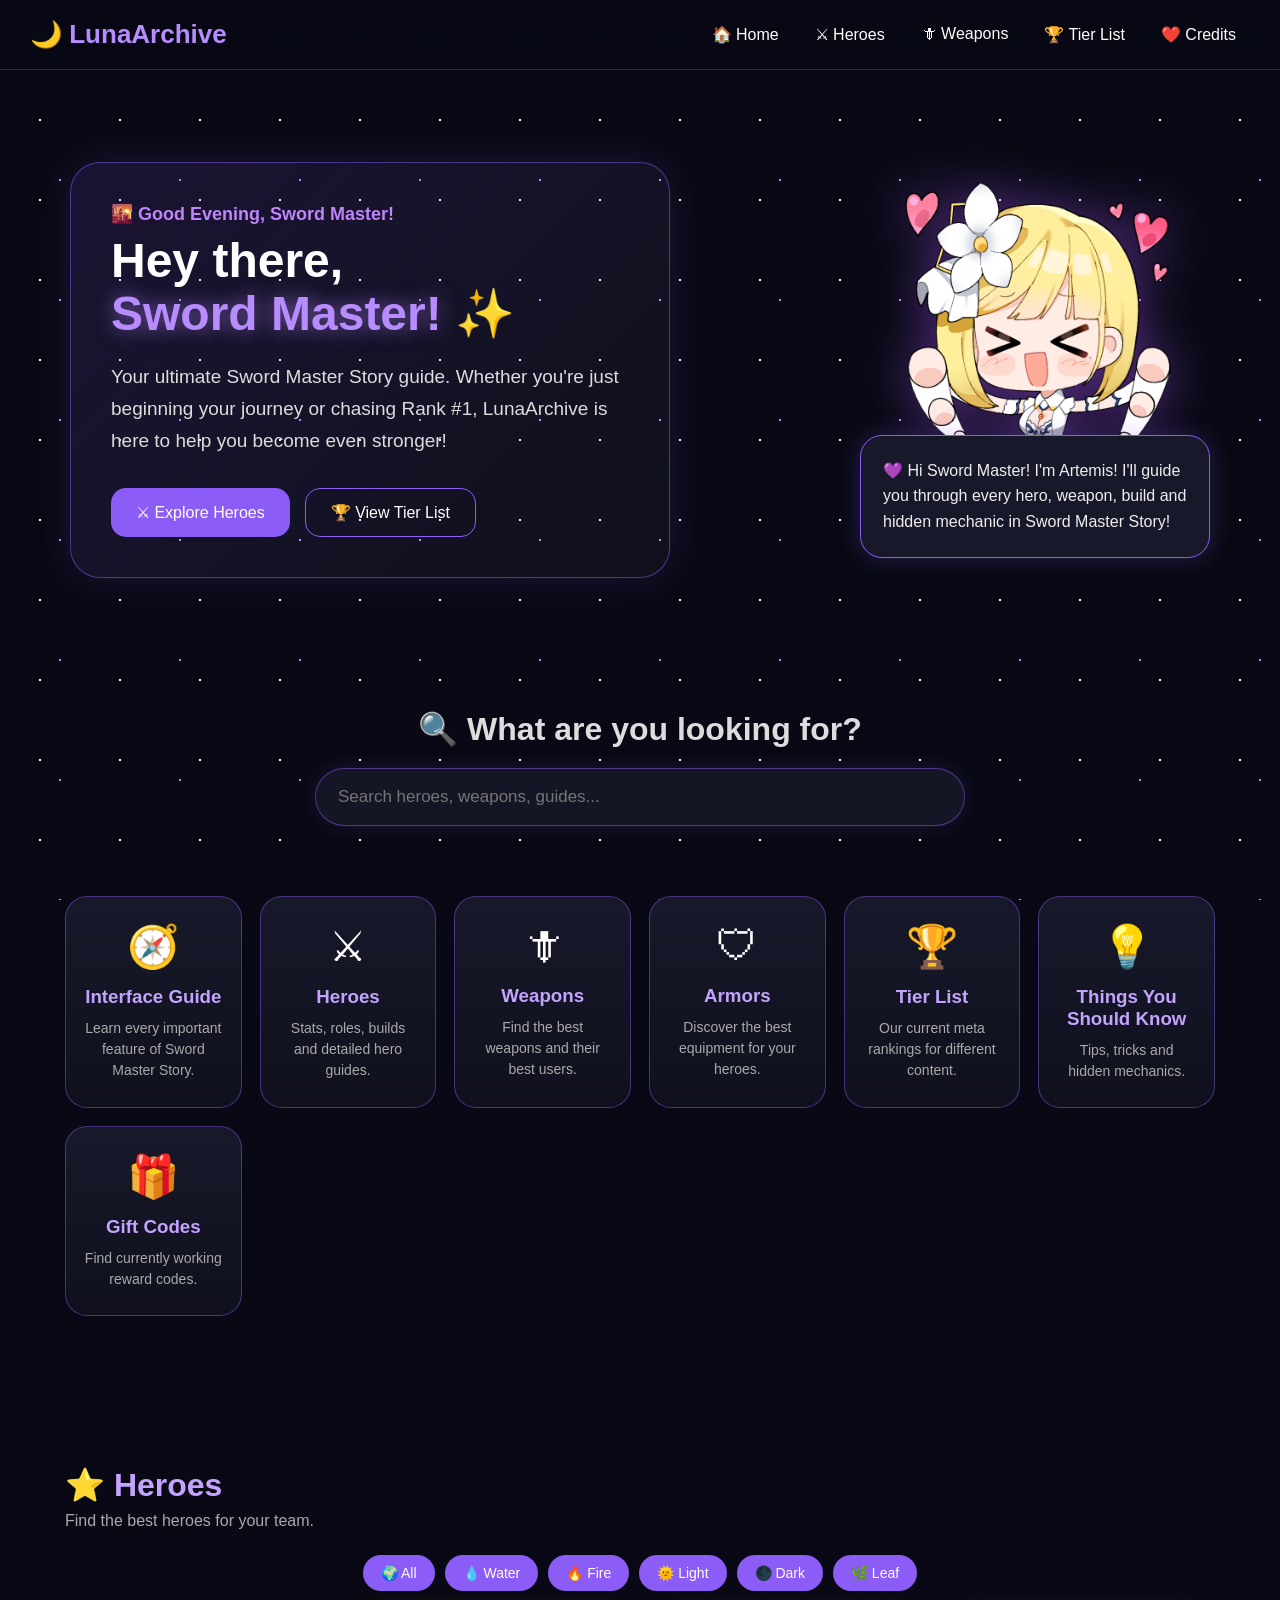
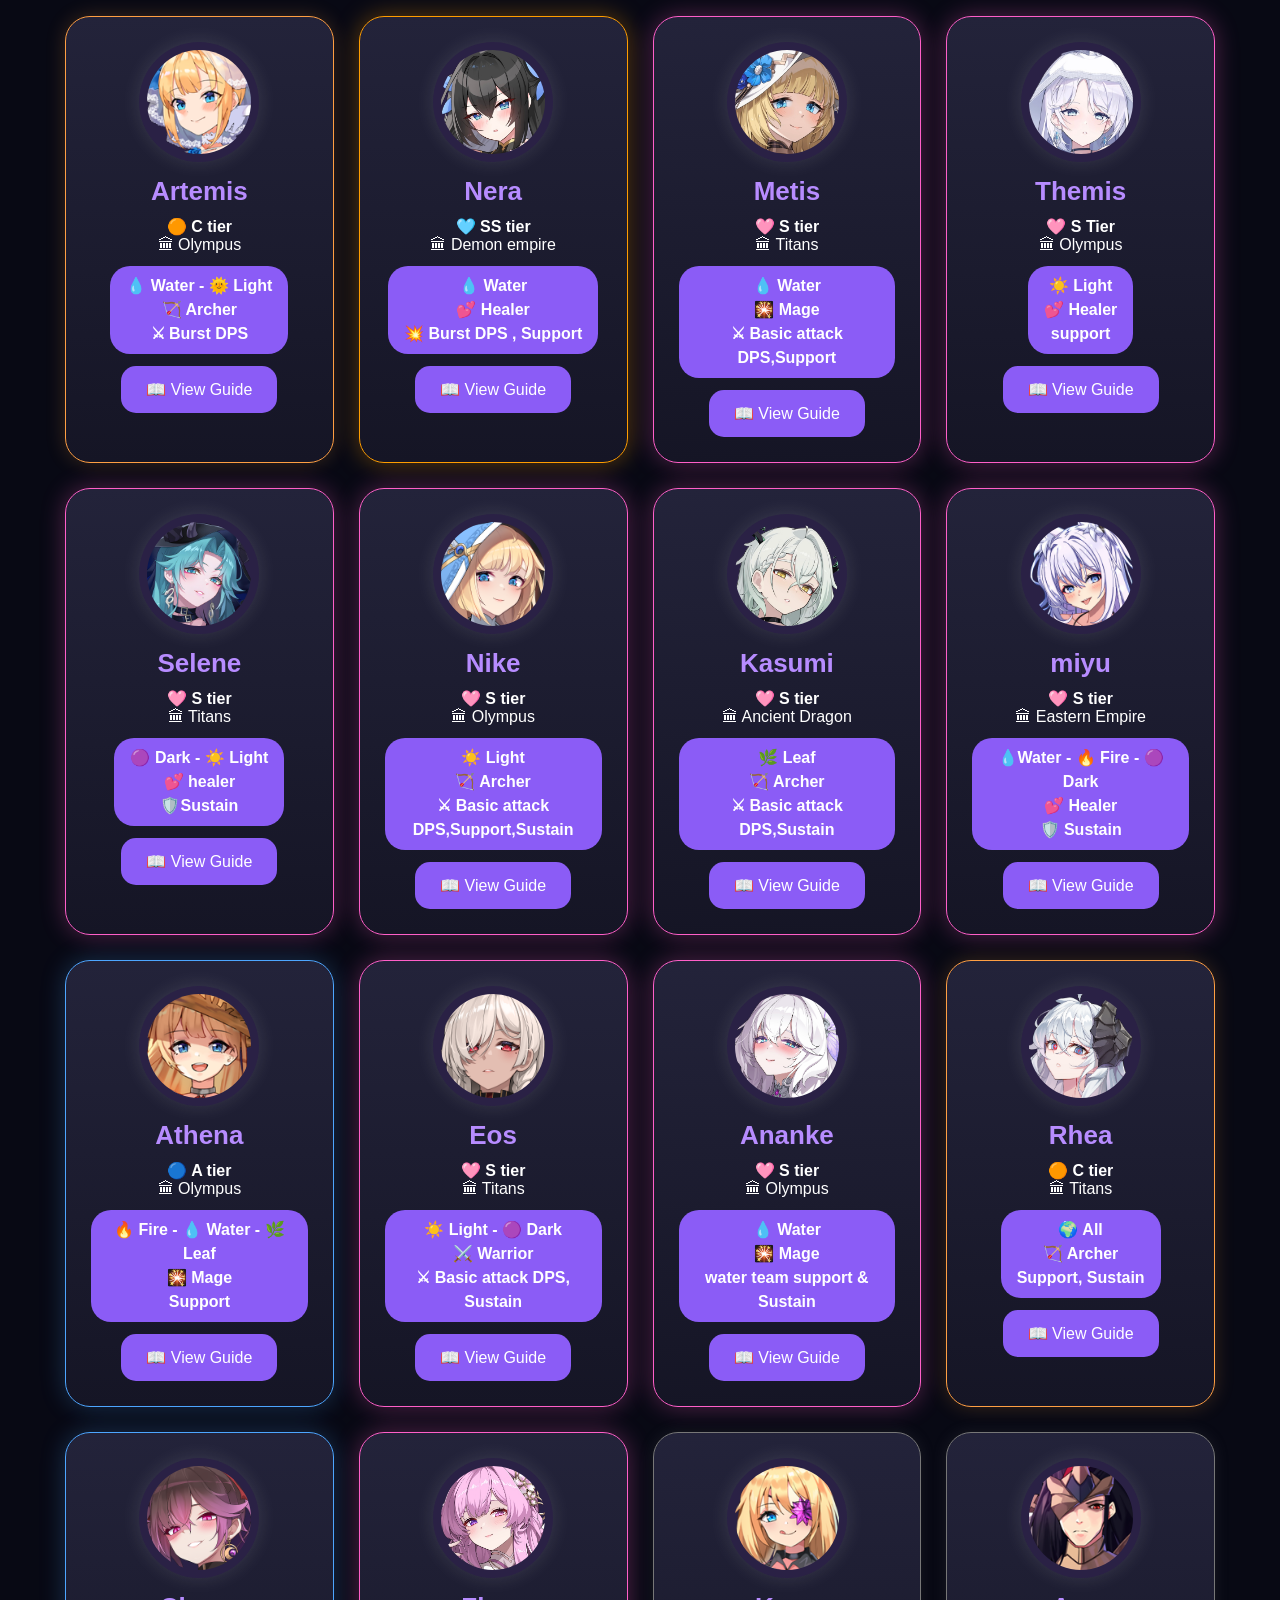
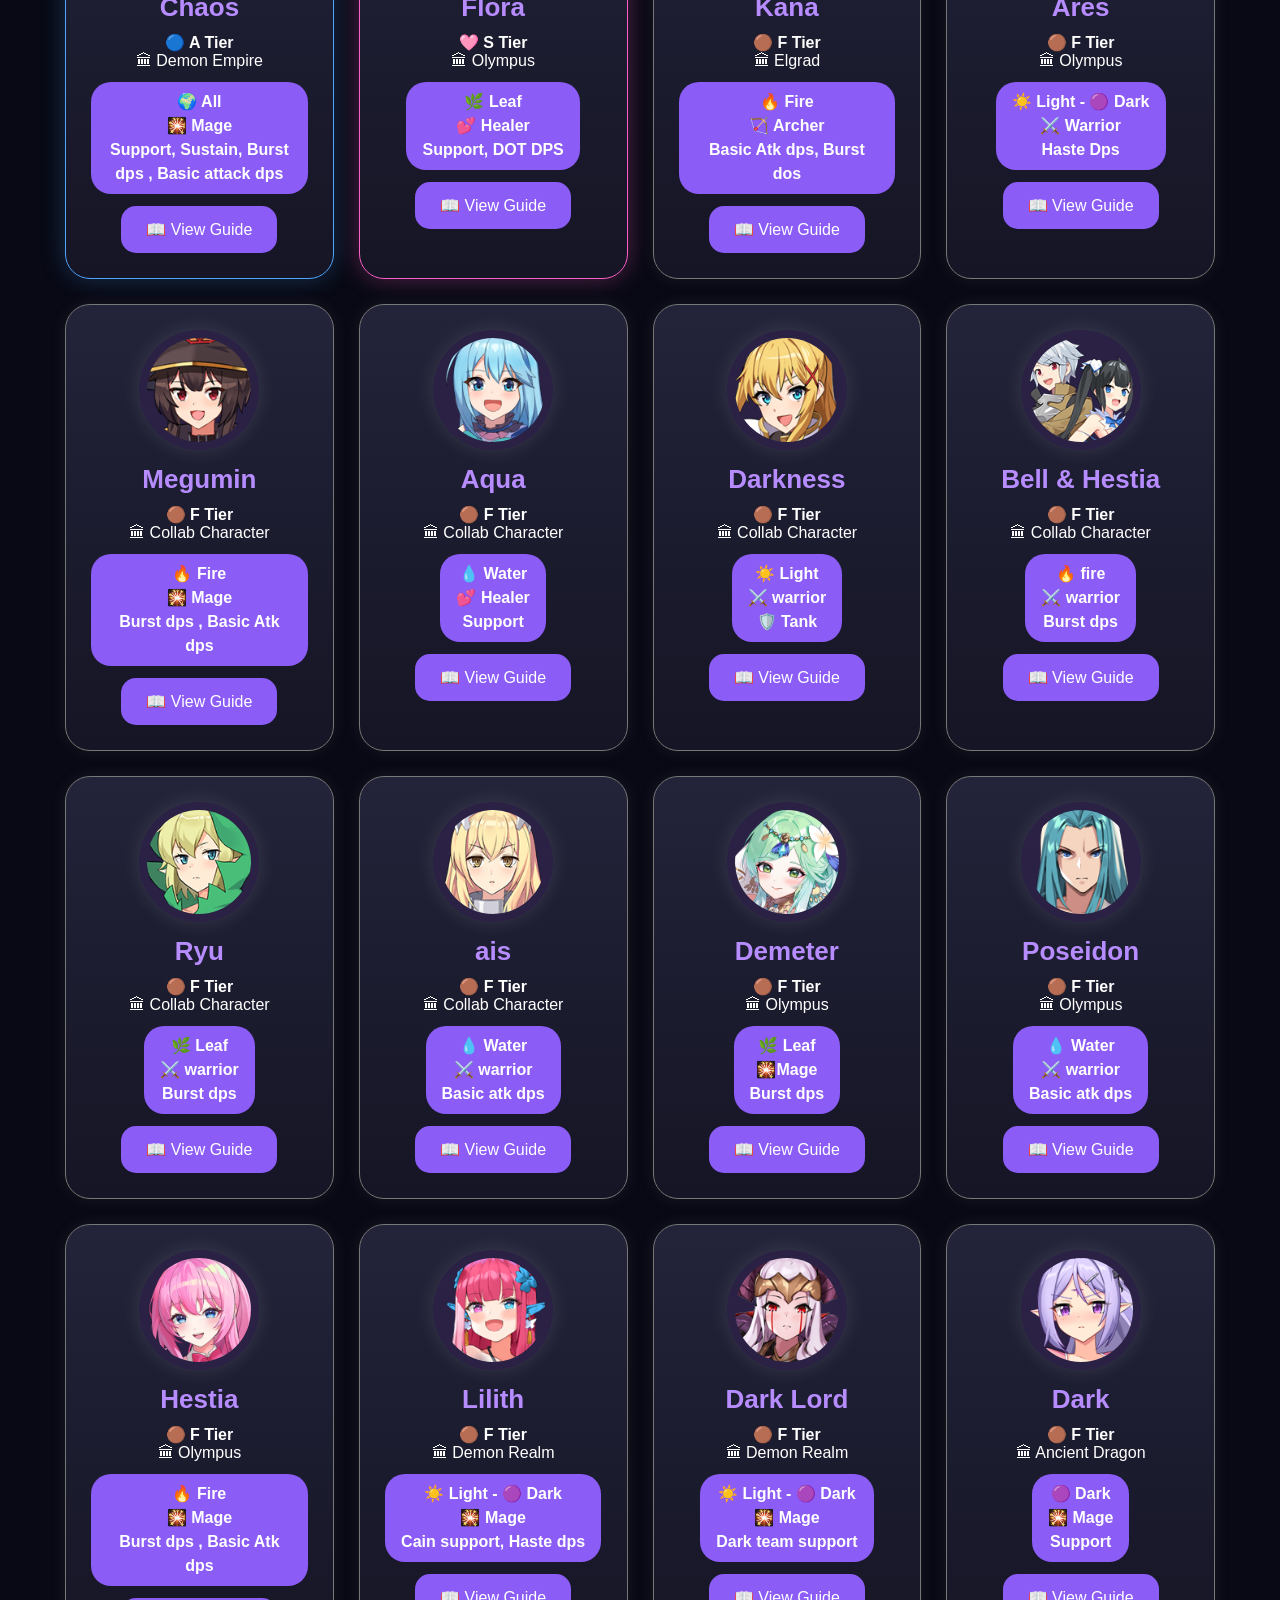
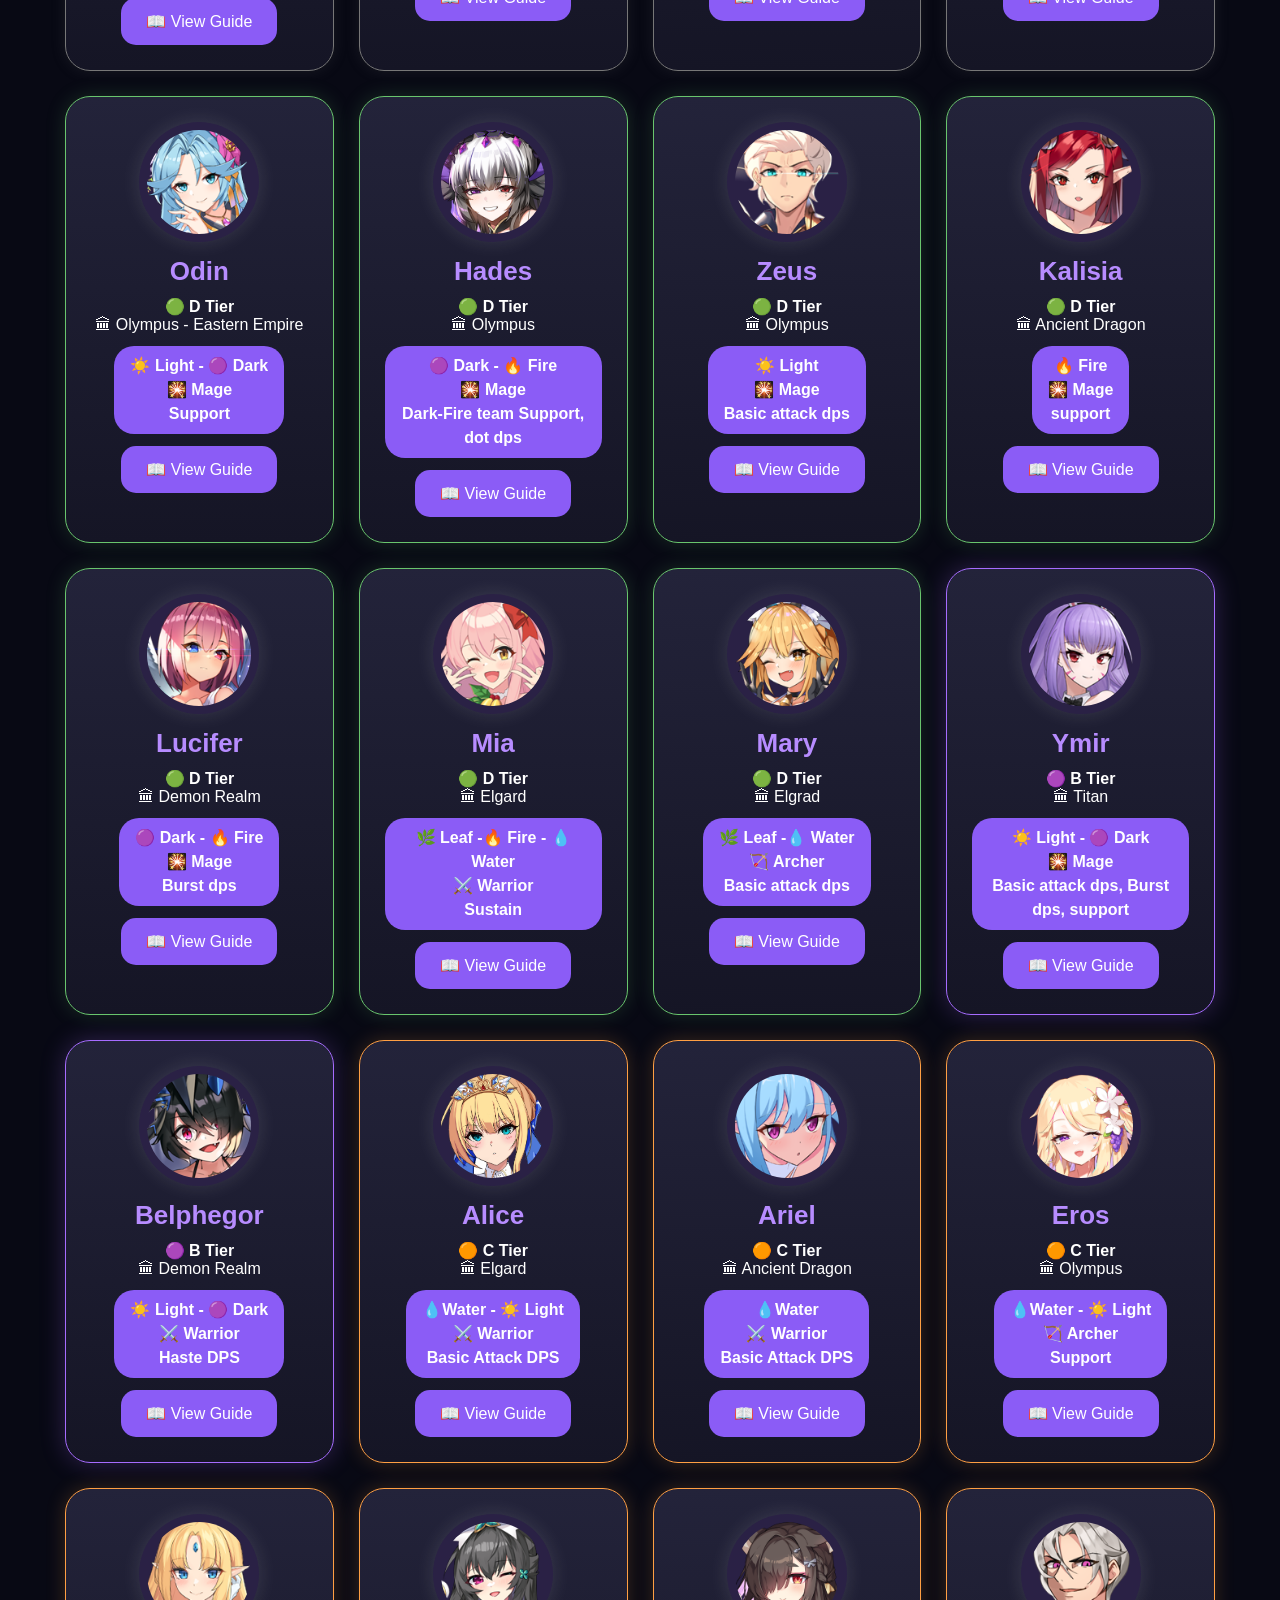
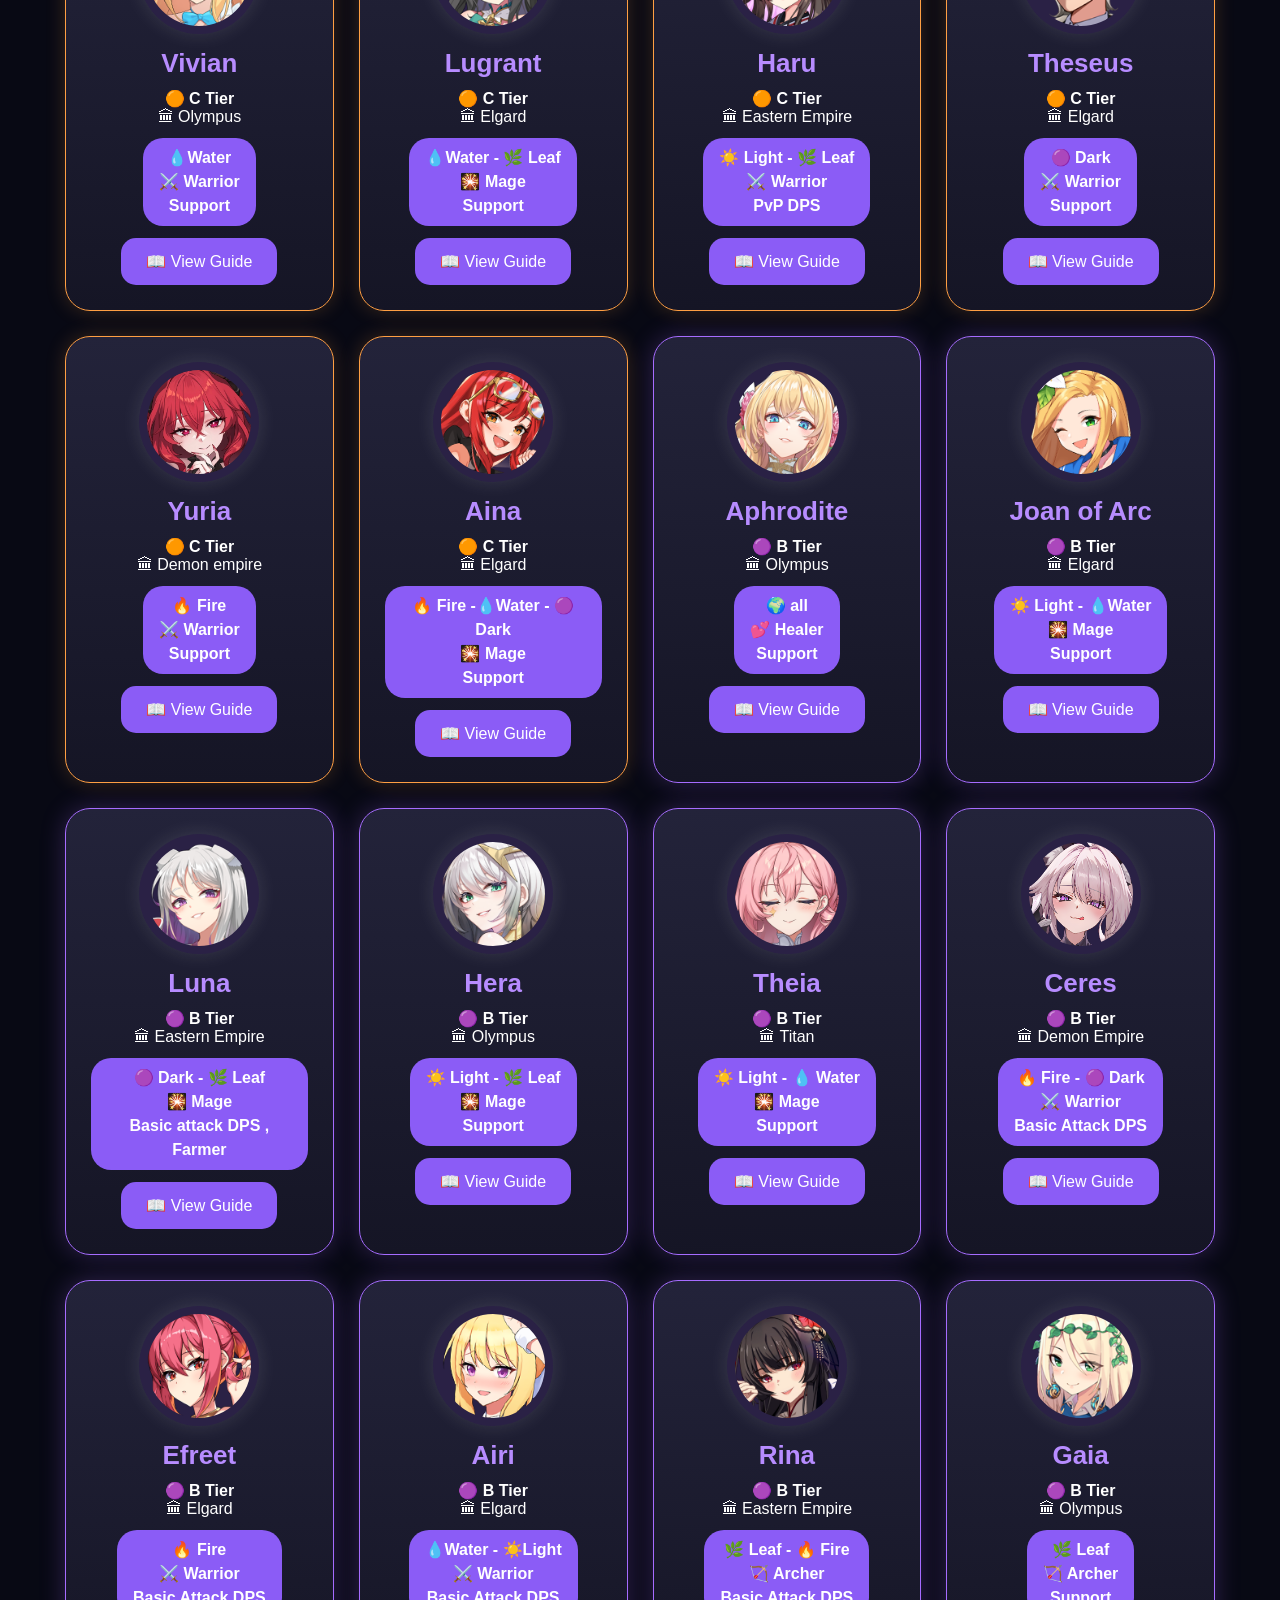
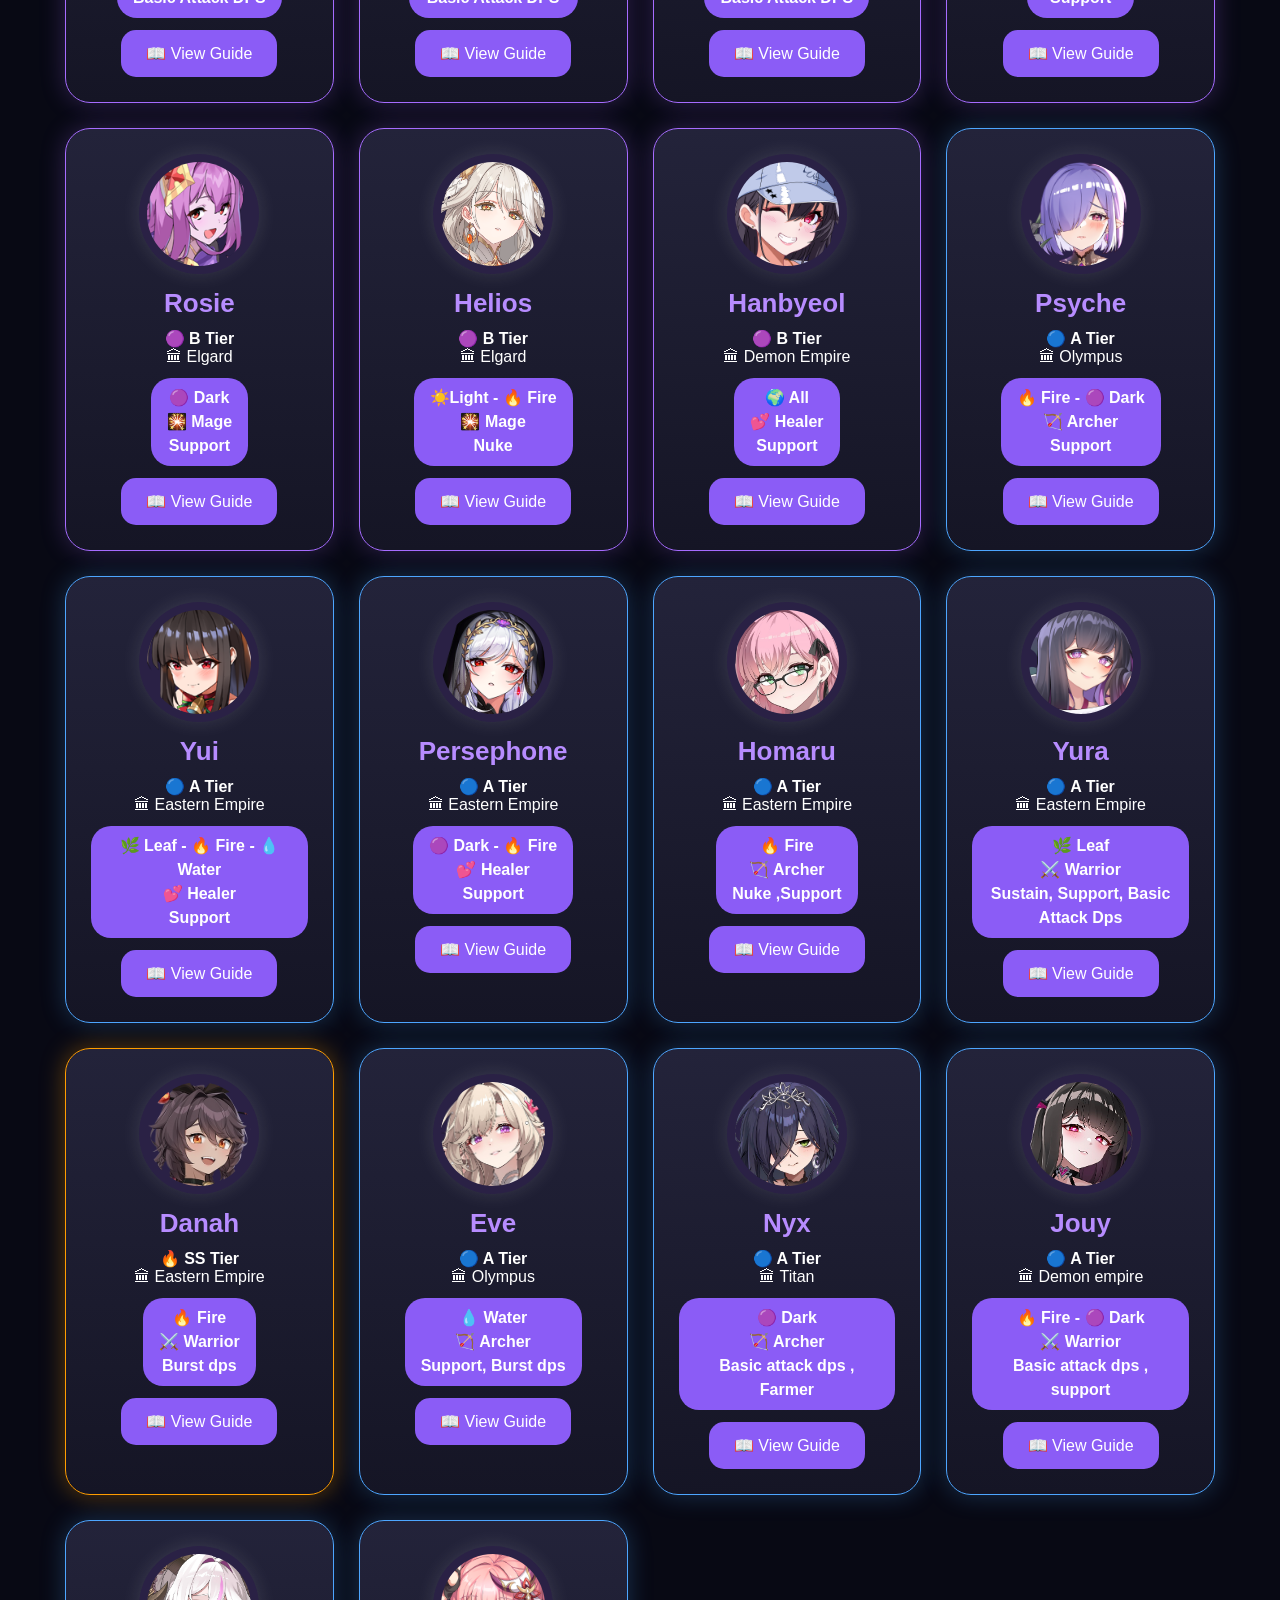
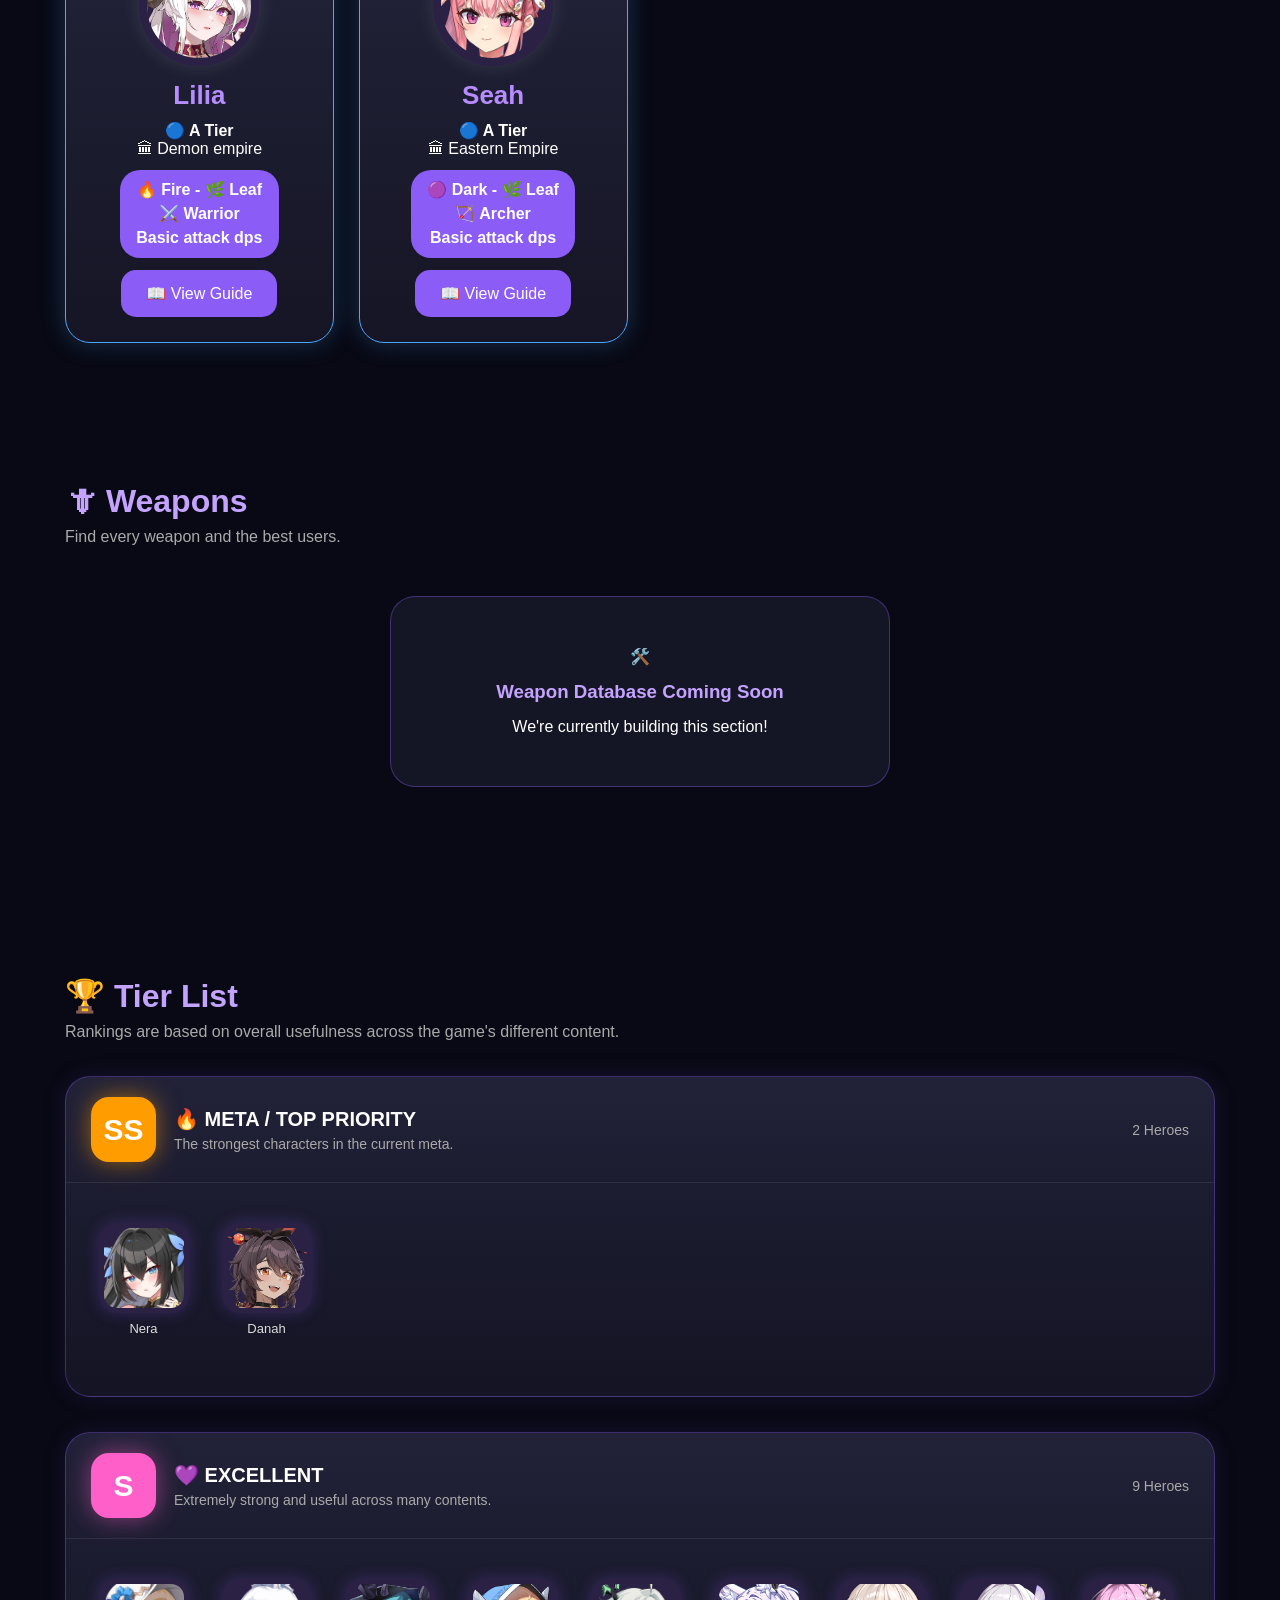
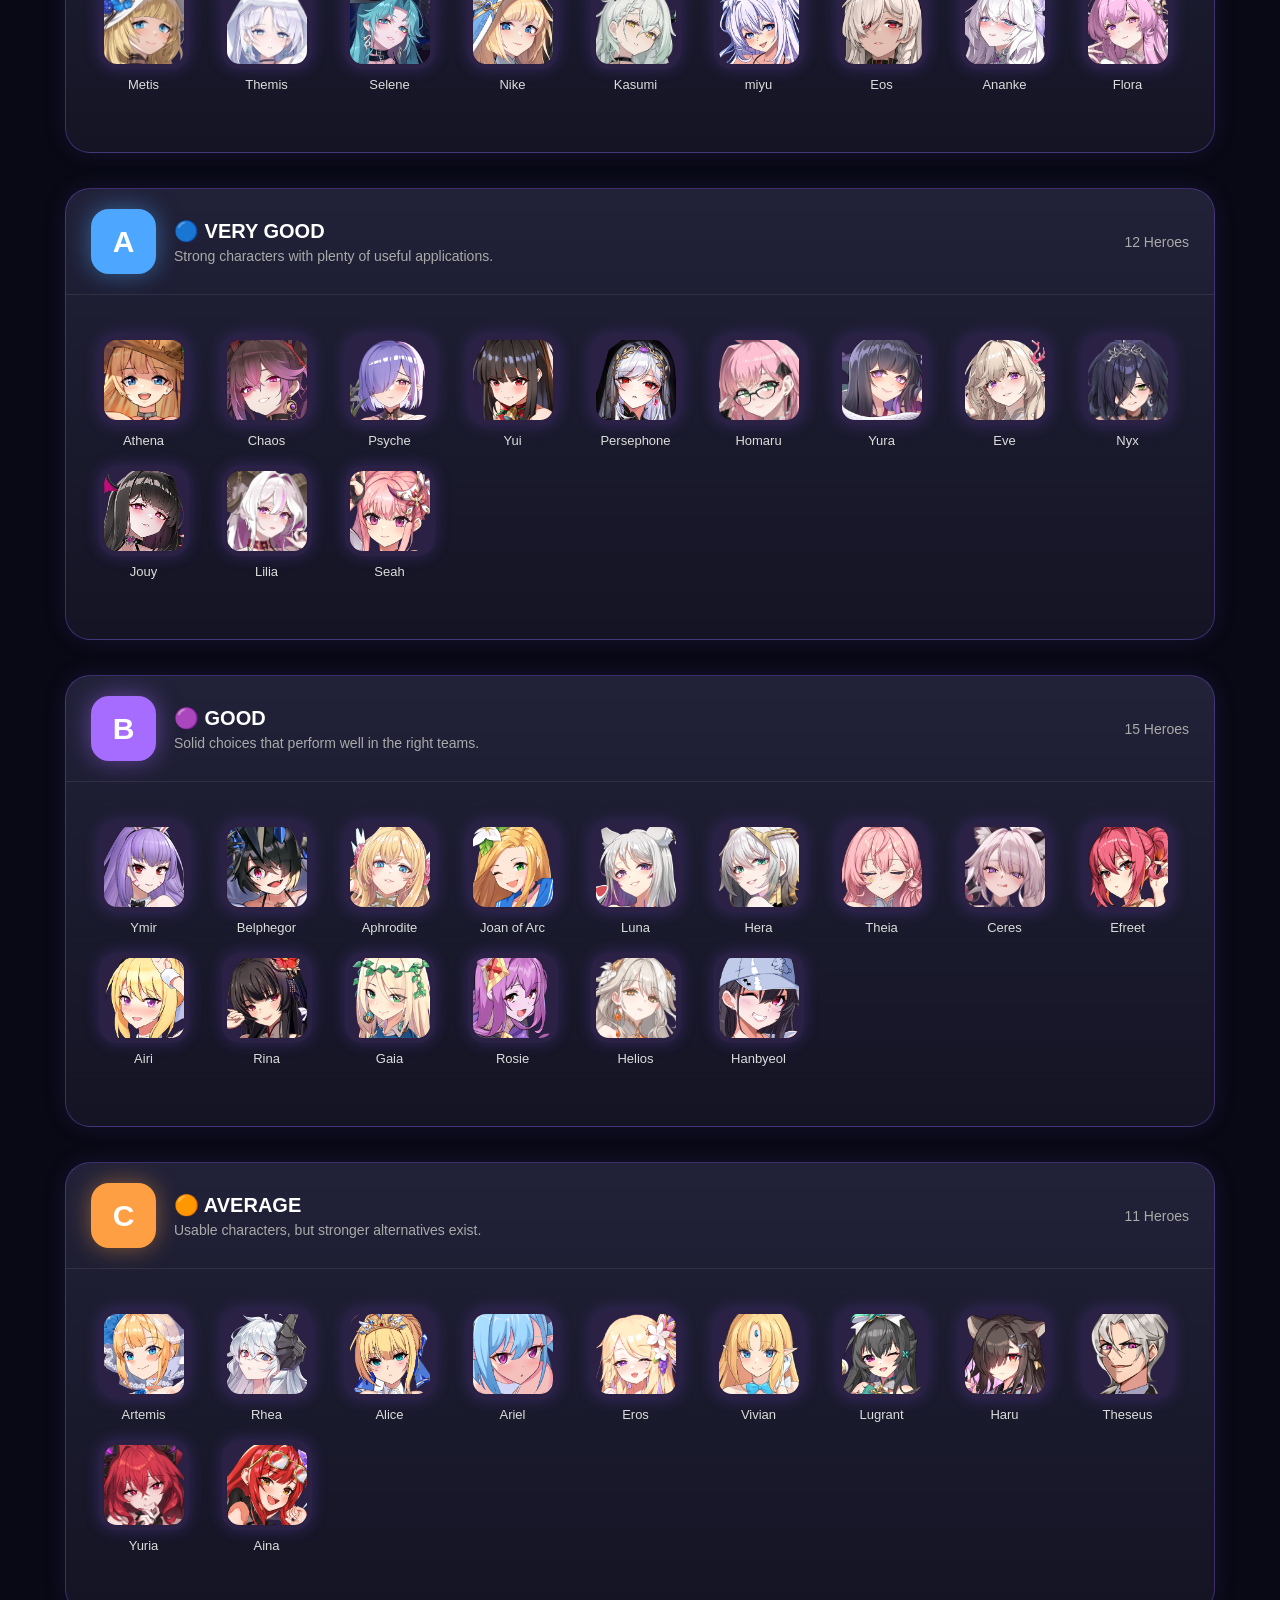
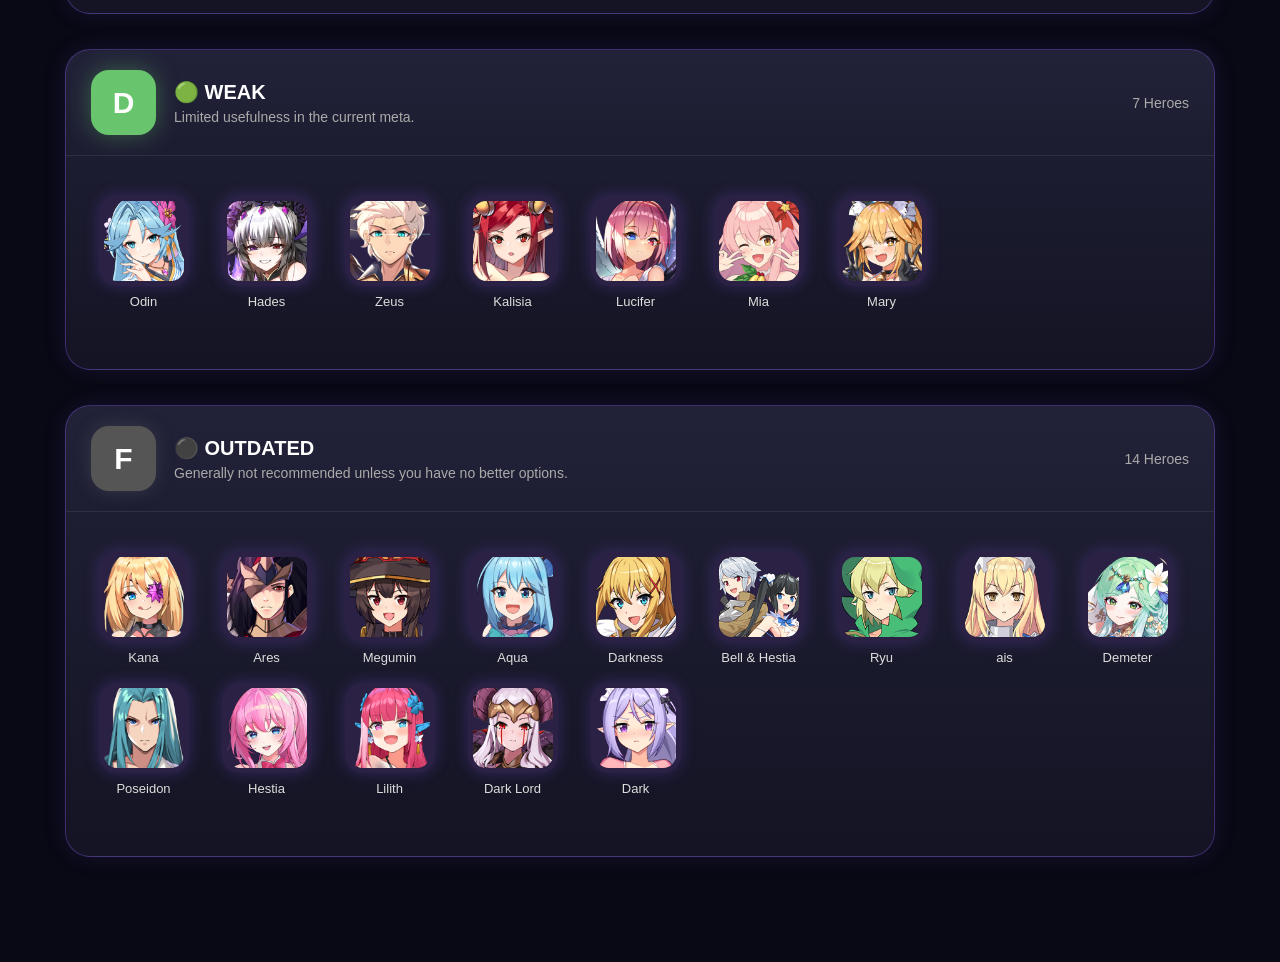
<file: index.html>
<!DOCTYPE html>
<html lang="en">

<head>
    <meta charset="UTF-8">
    <meta name="viewport" content="width=device-width, initial-scale=1.0">

    <title>LunaArchive | Sword Master Story Guide</title>

    <link rel="stylesheet" href="css/style.css">
</head>

<body>

<div class="stars"></div>

<!-- ================= HEADER ================= -->

<header>

    <div class="logo">
        🌙 <span>LunaArchive</span>
    </div>

    <nav>

        <a href="#home" id="home-btn">🏠 Home</a>

        <a href="#heroes" id="heroes-btn">⚔ Heroes</a>

        <a href="#weapons" id="weapons-btn">🗡 Weapons</a>

        <a href="#tier" id="tier-btn">🏆 Tier List</a>

        <a href="credits.html">❤️ Credits</a>

    </nav>

</header>


<main>

<!-- ================= HERO / HOMEPAGE ================= -->

<section id="home" class="home-section">

    <div class="welcome-box">

        <p id="greeting" class="small-title"></p>

        <h1>
            Hey there,<br>
            <span>Sword Master!</span> ✨
        </h1>

        <p class="welcome-text">

            Your ultimate Sword Master Story guide.

            Whether you're just beginning your journey
            or chasing Rank #1, LunaArchive is here to
            help you become even stronger!

        </p>

        <div class="welcome-buttons">

            <button onclick="location.href='#heroes'">
                ⚔ Explore Heroes
            </button>

            <button
                class="secondary-button"
                onclick="location.href='#tier'">

                🏆 View Tier List

            </button>

        </div>

    </div>


    <div class="artemis-home">

        <img
            src="images/artemis.png"
            class="artemis"
            alt="Artemis">

        <div class="artemis-bubble">

            <p id="artemis-text">

                💜 Hi Sword Master!
                I'm Artemis!

                I'll guide you through every
                hero, weapon, build and hidden
                mechanic in Sword Master Story!

            </p>

        </div>

    </div>

</section>


<!-- ================= SEARCH ================= -->

<section class="search-section">

    <h2>🔍 What are you looking for?</h2>

    <input
        type="text"
        id="search"
        placeholder="Search heroes, weapons, guides..."
    >

</section>


<!-- ================= CATEGORY CARDS ================= -->

<section class="categories">

    <div class="category-card">

        <div class="category-icon">
            🧭
        </div>

        <h3>Interface Guide</h3>

        <p>
            Learn every important feature
            of Sword Master Story.
        </p>

    </div>


    <div
        class="category-card"
        onclick="location.href='#heroes'">

        <div class="category-icon">
            ⚔
        </div>

        <h3>Heroes</h3>

        <p>
            Stats, roles, builds and
            detailed hero guides.
        </p>

    </div>


    <div
        class="category-card"
        onclick="location.href='#weapons'">

        <div class="category-icon">
            🗡
        </div>

        <h3>Weapons</h3>

        <p>
            Find the best weapons
            and their best users.
        </p>

    </div>


    <div class="category-card">

        <div class="category-icon">
            🛡
        </div>

        <h3>Armors</h3>

        <p>
            Discover the best equipment
            for your heroes.
        </p>

    </div>


    <div
        class="category-card"
        onclick="location.href='#tier'">

        <div class="category-icon">
            🏆
        </div>

        <h3>Tier List</h3>

        <p>
            Our current meta rankings
            for different content.
        </p>

    </div>


    <div class="category-card">

        <div class="category-icon">
            💡
        </div>

        <h3>Things You Should Know</h3>

        <p>
            Tips, tricks and hidden
            mechanics.
        </p>

    </div>


    <div class="category-card">

        <div class="category-icon">
            🎁
        </div>

        <h3>Gift Codes</h3>

        <p>
            Find currently working
            reward codes.
        </p>

    </div>

</section>


<!-- ================= HEROES ================= -->

<section id="heroes">

    <h2>⭐ Heroes</h2>

    <p class="section-description">
        Find the best heroes for your team.
    </p>


    <div class="filters">

        <button onclick="filterHeroes('All')">
            🌍 All
        </button>

        <button onclick="filterHeroes('Water')">
            💧 Water
        </button>

        <button onclick="filterHeroes('Fire')">
            🔥 Fire
        </button>

        <button onclick="filterHeroes('Light')">
            🌞 Light
        </button>

        <button onclick="filterHeroes('Dark')">
            🌑 Dark
        </button>

        <button onclick="filterHeroes('Leaf')">
            🌿 Leaf
        </button>

    </div>


    <div id="hero-list"></div>

</section>


<!-- ================= WEAPONS ================= -->

<section id="weapons">

    <h2>🗡 Weapons</h2>

    <p class="section-description">
        Find every weapon and the best users.
    </p>

    <div class="coming-soon">

        🛠️

        <h3>Weapon Database Coming Soon</h3>

        <p>
            We're currently building this section!
        </p>

    </div>

</section>


<!-- ================= TIER LIST ================= -->

<section id="tier">

    <h2>🏆 Tier List</h2>

    <p class="section-description">

        Rankings are based on overall usefulness
        across the game's different content.

    </p>

    <div id="tier-list"></div>

</section>


</main>


<!-- ================= HERO GUIDE MODAL ================= -->

<div id="guideModal" class="modal">

    <div class="modal-content">

        <span
            class="close"
            onclick="closeGuide()">

            &times;

        </span>


        <h2 id="modal-name">
            🌸 Artemis
        </h2>


        <img
            id="modal-image"
            class="modal-image">


        <p id="modal-rating"></p>

        <p id="modal-element"></p>

        <p id="modal-role"></p>


        <hr>


        <h3>
            Best Usage
        </h3>


        <ul id="modal-best"></ul>


        <hr>


        <h3>
            💜 Artemis says...
        </h3>


        <p id="modal-tip"></p>

    </div>

</div>


<script src="js/data.js"></script>
<script src="js/script.js"></script>

</body>

</html>
</file>
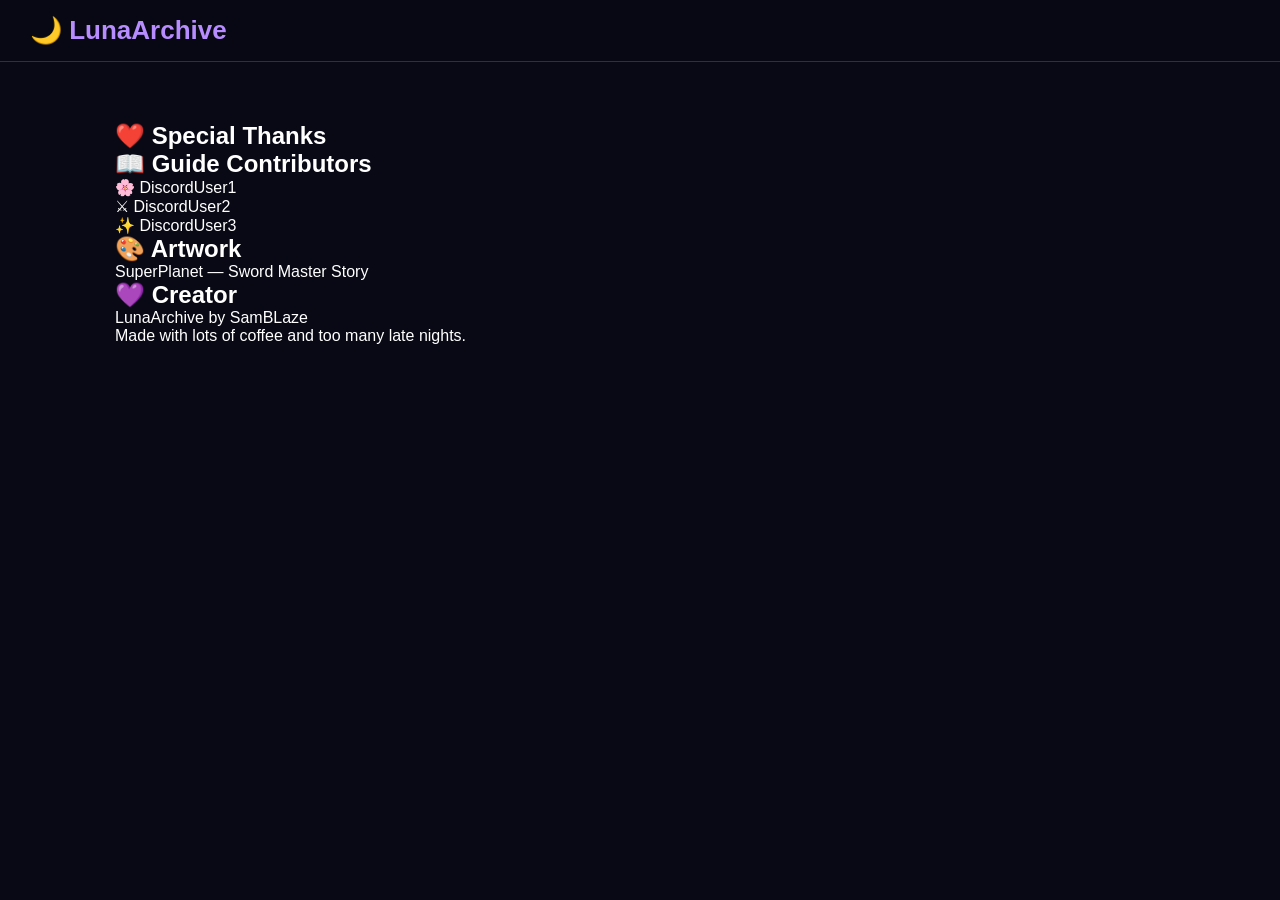
<file: Credits.html>
<!DOCTYPE html>
<html>

<head>
<meta charset="UTF-8">
<meta name="viewport" content="width=device-width, initial-scale=1.0">

<title>Credits</title>

<link rel="stylesheet" href="css/style.css">

</head>

<body>

<header>
<div class="logo">
🌙 LunaArchive
</div>
</header>

<section class="hero-page">

<h1>❤️ Special Thanks</h1>

<div class="credit-card">

<h2>📖 Guide Contributors</h2>

<p>
🌸 DiscordUser1
</p>

<p>
⚔ DiscordUser2
</p>

<p>
✨ DiscordUser3
</p>

</div>

<div class="credit-card">

<h2>🎨 Artwork</h2>

<p>
SuperPlanet — Sword Master Story
</p>

</div>

<div class="credit-card">

<h2>💜 Creator</h2>

<p>
LunaArchive by SamBLaze
</p>

<p>
Made with lots of coffee and too many late nights.
</p>

</div>

</section>

</body>

</html>
</file>
<file: css/style.css>
*{
margin:0;
padding:0;
box-sizing:border-box;
}

html{
scroll-behavior:smooth;
}

body{
background:#080914;
color:white;
font-family:Arial, sans-serif;
overflow-x:hidden;
}

/* ================= STARS ================= */

.stars{
position:fixed;
inset:0;

pointer-events:none;  
z-index:-1;  

background-image:  
    radial-gradient(white 1px, transparent 1px),  
    radial-gradient(#c084fc 1px, transparent 1px);  

background-size:  
    80px 80px,  
    120px 120px;  

animation:starsMove 60s linear infinite;

}

@keyframes starsMove{

from{  
    background-position:0 0, 0 0;  
}  

to{  
    background-position:  
        0 500px,  
        0 300px;  
}

}

/* ================= HEADER ================= */

header{

position:sticky;  
top:0;  

z-index:100;  

display:flex;  
justify-content:space-between;  
align-items:center;  

padding:15px 30px;  

background:rgba(8,9,20,.9);  

border-bottom:  
    1px solid rgba(139,92,246,.35);  

backdrop-filter:blur(15px);

}

.logo{

font-size:26px;  

font-weight:bold;  

color:#b78cff;

}

nav{

display:flex;  

gap:8px;  

flex-wrap:wrap;  

justify-content:center;

}

nav a{

color:white;  

text-decoration:none;  

padding:10px 14px;  

border-radius:12px;  

transition:.3s;

}

nav a:hover{

background:#8B5CF6;  

transform:translateY(-2px);

}

/* ================= HOME ================= */

.home-section{

max-width:1200px;  

min-height:600px;  

margin:auto;  

padding:80px 30px;  

display:flex;  

align-items:center;  

justify-content:space-between;  

gap:40px;

}

.welcome-box{

max-width:600px;  

padding:40px;  

border-radius:30px;  

background:  
    linear-gradient(  
        135deg,  
        rgba(139,92,246,.14),  
        rgba(255,255,255,.03)  
    );  

border:  
    1px solid rgba(139,92,246,.5);  

box-shadow:  
    0 0 40px rgba(139,92,246,.15);

}

.small-title{

color:#c084fc;  

font-weight:bold;  

font-size:18px;  

margin-bottom:10px;

}

.welcome-box h1{

font-size:48px;  

line-height:1.1;  

margin-bottom:20px;

}

.welcome-box h1 span{

color:#b78cff;  

text-shadow:  
    0 0 20px rgba(183,140,255,.6);

}

.welcome-text{

color:#ddd;  

font-size:19px;  

line-height:1.7;  

margin-bottom:30px;

}

.welcome-buttons{

display:flex;  

gap:15px;  

flex-wrap:wrap;

}

button{

background:#8B5CF6;  

color:white;  

border:none;  

padding:14px 25px;  

border-radius:15px;  

font-size:16px;  

cursor:pointer;  

transition:.3s;

}

button:hover{

transform:translateY(-3px) scale(1.03);  

box-shadow:  
    0 0 25px rgba(139,92,246,.7);

}

.secondary-button{

background:transparent;  

border:  
    1px solid #8B5CF6;

}

/* ================= ARTEMIS ================= */

.artemis-home{

position:relative;  

display:flex;  

flex-direction:column;  

align-items:center;  

max-width:430px;

}

.artemis{

width:330px;  

max-width:90%;  

animation:  
    float 3s ease-in-out infinite;  

filter:  
    drop-shadow(  
        0 0 25px  
        rgba(168,85,247,.45)  
    );

}

@keyframes float{

0%{  
    transform:translateY(0);  
}  

50%{  
    transform:translateY(-12px);  
}  

100%{  
    transform:translateY(0);  
}

}

.artemis-bubble{

position:relative;  

margin-top:-20px;  

padding:22px;  

max-width:350px;  

background:#18182b;  

border:  
    1px solid #8B5CF6;  

border-radius:22px;  

box-shadow:  
    0 0 25px rgba(139,92,246,.25);

}

.artemis-bubble p{

line-height:1.6;  

color:#eee;

}

/* ================= SEARCH ================= */

.search-section{

text-align:center;  

padding:40px 20px;

}

.search-section h2{

margin-bottom:20px;  

color:#ddd;

}

#search{

width:90%;  

max-width:650px;  

padding:18px 22px;  

border:  
    1px solid rgba(139,92,246,.5);  

border-radius:30px;  

background:#151625;  

color:white;  

font-size:17px;  

outline:none;  

box-shadow:  
    0 0 20px rgba(139,92,246,.15);

}

#search:focus{

border-color:#a855f7;  

box-shadow:  
    0 0 25px rgba(168,85,247,.35);

}

/* ================= CATEGORY CARDS ================= */

.categories{

max-width:1200px;  

margin:30px auto 80px;  

padding:0 25px;  

display:grid;  

grid-template-columns:  
    repeat(auto-fit,minmax(150px,1fr));  

gap:18px;

}

.category-card{

min-height:190px;  

padding:25px 18px;  

text-align:center;  

cursor:pointer;  

background:  
    linear-gradient(  
        180deg,  
        #17182a,  
        #10111d  
    );  

border:  
    1px solid rgba(139,92,246,.45);  

border-radius:22px;  

transition:.35s;

}

.category-card:hover{

transform:  
    translateY(-8px);  

border-color:#a855f7;  

box-shadow:  
    0 0 30px rgba(139,92,246,.35);

}

.category-icon{

font-size:42px;  

margin-bottom:15px;

}

.category-card h3{

color:#c4a3ff;  

margin-bottom:10px;

}

.category-card p{

color:#aaa;  

line-height:1.5;  

font-size:14px;

}

/* ================= SECTIONS ================= */

section{

scroll-margin-top:90px;

}

#heroes,
#weapons,
#tier{

max-width:1200px;  

margin:auto;  

padding:  
    70px 25px;

}

section > h2{

font-size:32px;  

color:#c4a3ff;  

margin-bottom:8px;

}

.section-description{

color:#aaa;  

margin-bottom:25px;

}

/* ================= FILTERS ================= */

.filters{

display:flex;  

justify-content:center;  

flex-wrap:wrap;  

gap:10px;  

margin:25px 0;

}

.filters button{

padding:10px 18px;  

border-radius:25px;  

font-size:14px;

}

/* ================= HERO CARDS ================= */

#hero-list{

display:grid;  

grid-template-columns:  
    repeat(auto-fit,minmax(260px,1fr));  

gap:25px;

}

.hero-card{

padding:25px;  

text-align:center;  

background:  
    linear-gradient(  
        180deg,  
        #23233a,  
        #151525  
    );  

border:  
    1px solid rgba(139,92,246,.45);  

border-radius:25px;  

box-shadow:  
    0 0 20px rgba(139,92,246,.15);  

transition:.35s;

}

.hero-card:hover{

transform:  
    translateY(-8px);  

box-shadow:  
    0 0 35px rgba(139,92,246,.45);

}

.hero-card img{

width:120px;  

height:120px;  

object-fit:cover;  

border-radius:50%;  

background:#2a2145;  

padding:8px;  

box-shadow:  
    0 0 20px rgba(255,255,255,.12);

}

.hero-card h3{

color:#b78cff;  

font-size:26px;  

margin:10px 0;

}

.badge{

display:inline-block;  

margin:12px 0;  

padding:8px 16px;  

border-radius:20px;  

background:#8B5CF6;  

font-weight:bold;  

line-height:1.5;

}

/* ================= TIER LIST ================= */

.tier-row{

display:flex;  

flex-wrap:wrap;  

gap:15px;  

margin:  
    15px 0 35px;  

justify-content:center;

}

.tier-row + h3{

margin-top:20px;

}

.tier-icon{

width:90px;  

height:90px;  

object-fit:cover;  

border-radius:18px;  

cursor:pointer;  

transition:.3s;  

box-shadow:  
    0 0 12px rgba(139,92,246,.35);

}

.tier-icon:hover{

transform:  
    scale(1.12);  

box-shadow:  
    0 0 25px rgba(168,85,247,.7);

}

#tier-list > h3{

text-align:center;  

font-size:22px;  

color:#ddd;  

margin-top:20px;

}

/* ================= COMING SOON ================= */

.coming-soon{

max-width:500px;  

margin:50px auto;  

padding:50px 25px;  

text-align:center;  

background:#151625;  

border:  
    1px solid rgba(139,92,246,.4);  

border-radius:25px;

}

.coming-soon h3{

margin:15px 0;  

color:#c4a3ff;

}

/* ================= MODAL ================= */

.modal{

display:none;  

position:fixed;  

inset:0;  

background:rgba(0,0,0,.78);  

justify-content:center;  

align-items:center;  

z-index:999;

}

.modal-content{

width:90%;  

max-width:420px;  

max-height:90vh;  

overflow-y:auto;  

padding:30px;  

background:#1d1d33;  

border:  
    2px solid #8B5CF6;  

border-radius:25px;  

box-shadow:  
    0 0 40px rgba(139,92,246,.4);

}

.close{

float:right;  

font-size:30px;  

cursor:pointer;

}

.modal-image{

width:130px;  

display:block;  

margin:15px auto;

}

#modal-tip{

white-space:pre-line;  

overflow-wrap:break-word;  

line-height:1.6;

}

/* ================= MOBILE ================= */

@media(max-width:700px){

header{  

    flex-direction:column;  

    gap:15px;  

    padding:15px;  
}  


nav{  

    gap:3px;  
}  


nav a{  

    font-size:12px;  

    padding:7px 8px;  
}  


.home-section{  

    flex-direction:column;  

    text-align:center;  

    padding-top:50px;  
}  


.welcome-box{  

    padding:28px 22px;  
}  


.welcome-box h1{  

    font-size:38px;  
}  


.welcome-text{  

    font-size:16px;  
}  


.artemis{  

    width:260px;  
}  


.welcome-buttons{  

    justify-content:center;  
}  


.category-card{  

    min-height:160px;  
}  


.tier-icon{  

    width:65px;  

    height:65px;  
}

}
/* ================= TIER COLORS ================= */

.hero-card.tier-SS{
    border-color:#ff9d00;
    box-shadow:0 0 25px rgba(255,157,0,.35);
}

.hero-card.tier-S{
    border-color:#ff5fc8;
    box-shadow:0 0 25px rgba(255,95,200,.3);
}

.hero-card.tier-A{
    border-color:#4da6ff;
    box-shadow:0 0 25px rgba(77,166,255,.25);
}

.hero-card.tier-B{
    border-color:#a66cff;
    box-shadow:0 0 25px rgba(166,108,255,.25);
}

.hero-card.tier-C{
    border-color:#ff9f43;
    box-shadow:0 0 20px rgba(255,159,67,.2);
}

.hero-card.tier-D{
    border-color:#69c56d;
    box-shadow:0 0 20px rgba(105,197,109,.18);
}

.hero-card.tier-F{
    border-color:#777;
    box-shadow:0 0 15px rgba(120,120,120,.15);
}
/* ================= TIER LIST MAKEOVER ================= */

#tier-list{
    margin-top:35px;
}


/* ---------- TIER SECTION ---------- */

.tier-section{

    margin-bottom:35px;

    border-radius:25px;

    overflow:hidden;

    background:
        linear-gradient(
            180deg,
            rgba(35,35,58,.95),
            rgba(21,21,37,.95)
        );

    border:1px solid rgba(139,92,246,.35);

    box-shadow:
        0 0 25px rgba(139,92,246,.12);
}


/* ---------- TIER HEADER ---------- */

.tier-header{

    display:flex;

    align-items:center;

    justify-content:space-between;

    gap:20px;

    padding:20px 25px;

    border-bottom:
        1px solid rgba(255,255,255,.08);
}


.tier-title{

    display:flex;

    align-items:center;

    gap:18px;
}


.tier-letter{

    display:flex;

    align-items:center;

    justify-content:center;

    width:65px;

    height:65px;

    flex-shrink:0;

    border-radius:18px;

    font-size:30px;

    font-weight:bold;

    background:#8B5CF6;

    box-shadow:
        0 0 20px rgba(139,92,246,.4);
}


.tier-header h3{

    margin:0 0 5px;

    color:white;

    font-size:20px;
}


.tier-header p{

    margin:0;

    color:#aaa;

    font-size:14px;
}


.tier-count{

    color:#aaa;

    font-size:14px;

    white-space:nowrap;
}


/* ---------- HERO ROW ---------- */

.tier-row{

    display:flex;

    flex-wrap:wrap;

    justify-content:flex-start;

    gap:18px;

    padding:25px;
}


/* ---------- HERO ---------- */

.tier-hero{

    width:105px;

    text-align:center;

    cursor:pointer;

    transition:.3s;
}


.tier-hero img{

    width:90px;

    height:90px;

    object-fit:cover;

    border-radius:18px;

    background:#2a2145;

    padding:5px;

    display:block;

    margin:auto;

    box-shadow:
        0 0 15px rgba(139,92,246,.25);

    transition:.3s;
}


.tier-hero span{

    display:block;

    margin-top:8px;

    color:#ddd;

    font-size:13px;

    white-space:nowrap;

    overflow:hidden;

    text-overflow:ellipsis;
}


.tier-hero:hover{

    transform:translateY(-7px);
}


.tier-hero:hover img{

    transform:scale(1.08);

    box-shadow:
        0 0 25px rgba(168,85,247,.7);
}


/* ---------- TIER COLORS ---------- */

.tier-ss .tier-letter{

    background:#ff9d00;

    box-shadow:
        0 0 25px rgba(255,157,0,.55);
}


.tier-s .tier-letter{

    background:#ff5fc8;

    box-shadow:
        0 0 25px rgba(255,95,200,.5);
}


.tier-a .tier-letter{

    background:#4da6ff;

    box-shadow:
        0 0 25px rgba(77,166,255,.5);
}


.tier-b .tier-letter{

    background:#a66cff;

    box-shadow:
        0 0 25px rgba(166,108,255,.5);
}


.tier-c .tier-letter{

    background:#ff9f43;

    box-shadow:
        0 0 25px rgba(255,159,67,.45);
}


.tier-d .tier-letter{

    background:#69c56d;

    box-shadow:
        0 0 25px rgba(105,197,109,.4);
}


.tier-f .tier-letter{

    background:#555;

    box-shadow:
        0 0 18px rgba(120,120,120,.3);
}


/* ---------- EMPTY TIER ---------- */

.empty-tier{

    color:#777;

    padding:10px;
}


/* ---------- MOBILE ---------- */

@media(max-width:700px){

    .tier-header{

        align-items:flex-start;

        padding:16px;
    }


    .tier-title{

        gap:12px;
    }


    .tier-letter{

        width:52px;

        height:52px;

        font-size:24px;

        border-radius:15px;
    }


    .tier-header h3{

        font-size:16px;
    }


    .tier-header p{

        font-size:12px;
    }


    .tier-count{

        font-size:11px;
    }


    .tier-row{

        gap:12px;

        padding:18px;

        justify-content:center;
    }


    .tier-hero{

        width:75px;
    }


    .tier-hero img{

        width:65px;

        height:65px;

        border-radius:14px;
    }


    .tier-hero span{

        font-size:11px;
    }

}
/* ================= HERO PAGE CONTENT ================= */

#tab-content {
    margin-top: 30px;
    padding: 30px;

    background:
        linear-gradient(
            135deg,
            rgba(139,92,246,.10),
            rgba(255,255,255,.02)
        );

    border: 1px solid rgba(139,92,246,.35);
    border-radius: 25px;

    line-height: 1.8;
}


/* Guide text */

.guide-text {
    white-space: pre-line;
    color: #ddd;
    font-size: 17px;
}


/* ================= TEAM BUTTONS ================= */

.team-list {
    display: flex;
    flex-wrap: wrap;
    gap: 15px;
    margin-top: 20px;
}

.team-btn {
    padding: 12px 20px;
    border-radius: 15px;
}


/* Old string-style team members */

.team-member {
    padding: 12px 18px;

    background: #17182a;

    border: 1px solid rgba(139,92,246,.35);

    border-radius: 15px;

    color: #ddd;
}


/* ================= EQUIPMENT ================= */

.equipment-list {
    display: flex;
    flex-wrap: wrap;

    justify-content: center;

    gap: 25px;

    margin-top: 25px;
}


.equip-item {

    width: 180px;

    padding: 18px;

    text-align: center;

    background:
        linear-gradient(
            180deg,
            #23233a,
            #151525
        );

    border:
        1px solid rgba(139,92,246,.4);

    border-radius: 20px;

    transition: .3s;
}


.equip-item:hover {

    transform: translateY(-6px);

    box-shadow:
        0 0 25px rgba(139,92,246,.4);
}


/* Equipment images */

.equip-item img {

    width: 110px;
    height: 110px;

    object-fit: contain;

    display: block;

    margin: 0 auto 12px;

    border-radius: 15px;

    background: #11121f;

}


/* Equipment name */

.equip-item span {

    display: block;

    color: #c4a3ff;

    font-weight: bold;

    line-height: 1.4;
}


/* ================= GUIDE IMAGES ================= */

/* Prevent ANY image inside the guide from becoming gigantic */

#tab-content img {

    max-width: 100%;

    height: auto;

}


/* Mobile */

@media(max-width:700px){

    #tab-content {

        padding: 20px;

    }

    .equip-item {

        width: 145px;

    }

    .equip-item img {

        width: 90px;
        height: 90px;

    }

}
/* =========================================================
   HERO PROFILE PAGE
   ========================================================= */

.hero-page{

    max-width:1100px;

    margin:0 auto;

    padding:60px 25px 100px;

}


/* ================= HERO HEADER ================= */

.hero-profile{

    position:relative;

    display:flex;

    align-items:center;

    gap:50px;

    padding:45px;

    border-radius:30px;

    background:
        linear-gradient(
            135deg,
            rgba(139,92,246,.18),
            rgba(21,21,37,.95)
        );

    border:1px solid rgba(139,92,246,.5);

    box-shadow:
        0 0 45px rgba(139,92,246,.18);

    overflow:hidden;

}


/* Decorative glow */

.hero-profile::before{

    content:"";

    position:absolute;

    width:350px;

    height:350px;

    background:
        radial-gradient(
            circle,
            rgba(168,85,247,.22),
            transparent 70%
        );

    top:-150px;

    right:-100px;

    pointer-events:none;

}


/* ================= PORTRAIT ================= */

.hero-portrait{

    position:relative;

    width:300px;

    height:300px;

    flex-shrink:0;

    display:flex;

    align-items:center;

    justify-content:center;

}


.hero-glow{

    position:absolute;

    width:230px;

    height:230px;

    border-radius:50%;

    background:
        radial-gradient(
            circle,
            rgba(168,85,247,.45),
            transparent 70%
        );

    filter:blur(12px);

    animation:
        heroGlow 3s ease-in-out infinite;

}


@keyframes heroGlow{

    0%,
    100%{

        transform:scale(.95);

        opacity:.7;

    }

    50%{

        transform:scale(1.1);

        opacity:1;

    }

}


.hero-portrait img{

    position:relative;

    z-index:2;

    width:260px;

    height:260px;

    object-fit:contain;

    border-radius:25px;

    filter:
        drop-shadow(
            0 0 25px
            rgba(168,85,247,.55)
        );

}


/* ================= HERO INFO ================= */

.hero-info{

    position:relative;

    z-index:2;

    flex:1;

}


.hero-name-row{

    display:flex;

    align-items:center;

    gap:15px;

    flex-wrap:wrap;

}


.hero-name-row h1{

    margin:0;

    font-size:46px;

    color:white;

    text-shadow:
        0 0 20px rgba(183,140,255,.5);

}


.hero-tier{

    display:inline-flex;

    align-items:center;

    justify-content:center;

    min-width:60px;

    height:45px;

    padding:0 15px;

    border-radius:15px;

    background:#ff9d00;

    color:white;

    font-size:20px;

    font-weight:bold;

    box-shadow:
        0 0 25px rgba(255,157,0,.5);

}


.hero-rating{

    color:#c4a3ff;

    font-size:18px;

    margin:10px 0 25px;

}


/* ================= HERO STATS ================= */

.hero-stats{

    display:grid;

    grid-template-columns:
        repeat(2, minmax(150px,1fr));

    gap:12px;

}


.hero-stat{

    display:flex;

    align-items:center;

    gap:12px;

    padding:14px;

    border-radius:17px;

    background:
        rgba(255,255,255,.045);

    border:
        1px solid rgba(139,92,246,.25);

}


.stat-icon{

    font-size:25px;

}


.hero-stat small{

    display:block;

    color:#888;

    font-size:11px;

    margin-bottom:3px;

}


.hero-stat strong{

    display:block;

    color:#ddd;

    font-size:14px;

}


/* ================= HERO TABS ================= */

.hero-tabs{

    display:flex;

    flex-wrap:wrap;

    justify-content:center;

    gap:10px;

    margin:30px 0 20px;

    padding:10px;

    border-radius:22px;

    background:
        rgba(21,21,37,.85);

    border:
        1px solid rgba(139,92,246,.3);

}


.hero-tab{

    flex:1;

    min-width:120px;

    padding:14px 18px;

    border-radius:15px;

    background:transparent;

    color:#aaa;

    border:1px solid transparent;

    font-size:15px;

}


.hero-tab:hover{

    background:
        rgba(139,92,246,.15);

    color:white;

    transform:none;

    box-shadow:none;

}


.hero-tab.active{

    background:#8B5CF6;

    color:white;

    border-color:#a855f7;

    box-shadow:
        0 0 20px rgba(139,92,246,.4);

}


/* ================= TAB CONTENT UPGRADE ================= */

#tab-content{

    min-height:250px;

    margin-top:0;

    padding:30px;

    border-radius:25px;

    background:
        linear-gradient(
            135deg,
            rgba(139,92,246,.10),
            rgba(255,255,255,.02)
        );

    border:
        1px solid rgba(139,92,246,.35);

    box-shadow:
        0 0 25px rgba(139,92,246,.08);

}


/* ================= LOADING ================= */

.loading-hero{

    display:flex;

    align-items:center;

    justify-content:center;

    min-height:200px;

    color:#c4a3ff;

    font-size:18px;

    animation:
        loadingPulse 1.5s ease-in-out infinite;

}


@keyframes loadingPulse{

    0%,
    100%{

        opacity:.4;

    }

    50%{

        opacity:1;

    }

}


/* ================= MOBILE HERO PAGE ================= */

@media(max-width:700px){

    .hero-page{

        padding:
            35px 15px 70px;

    }


    .hero-profile{

        flex-direction:column;

        gap:15px;

        padding:25px 18px;

        text-align:center;

    }


    .hero-portrait{

        width:230px;

        height:230px;

    }


    .hero-portrait img{

        width:200px;

        height:200px;

    }


    .hero-glow{

        width:180px;

        height:180px;

    }


    .hero-info{

        width:100%;

    }


    .hero-name-row{

        justify-content:center;

    }


    .hero-name-row h1{

        font-size:34px;

    }


    .hero-rating{

        font-size:15px;

    }


    .hero-stats{

        grid-template-columns:
            repeat(2,1fr);

        text-align:left;

    }


    .hero-stat{

        padding:11px;

    }


    .stat-icon{

        font-size:21px;

    }


    .hero-tab{

        flex:
            1 1 45%;

        min-width:0;

        padding:12px 8px;

        font-size:13px;

    }


    #tab-content{

        padding:20px;

    }

}
</file>
